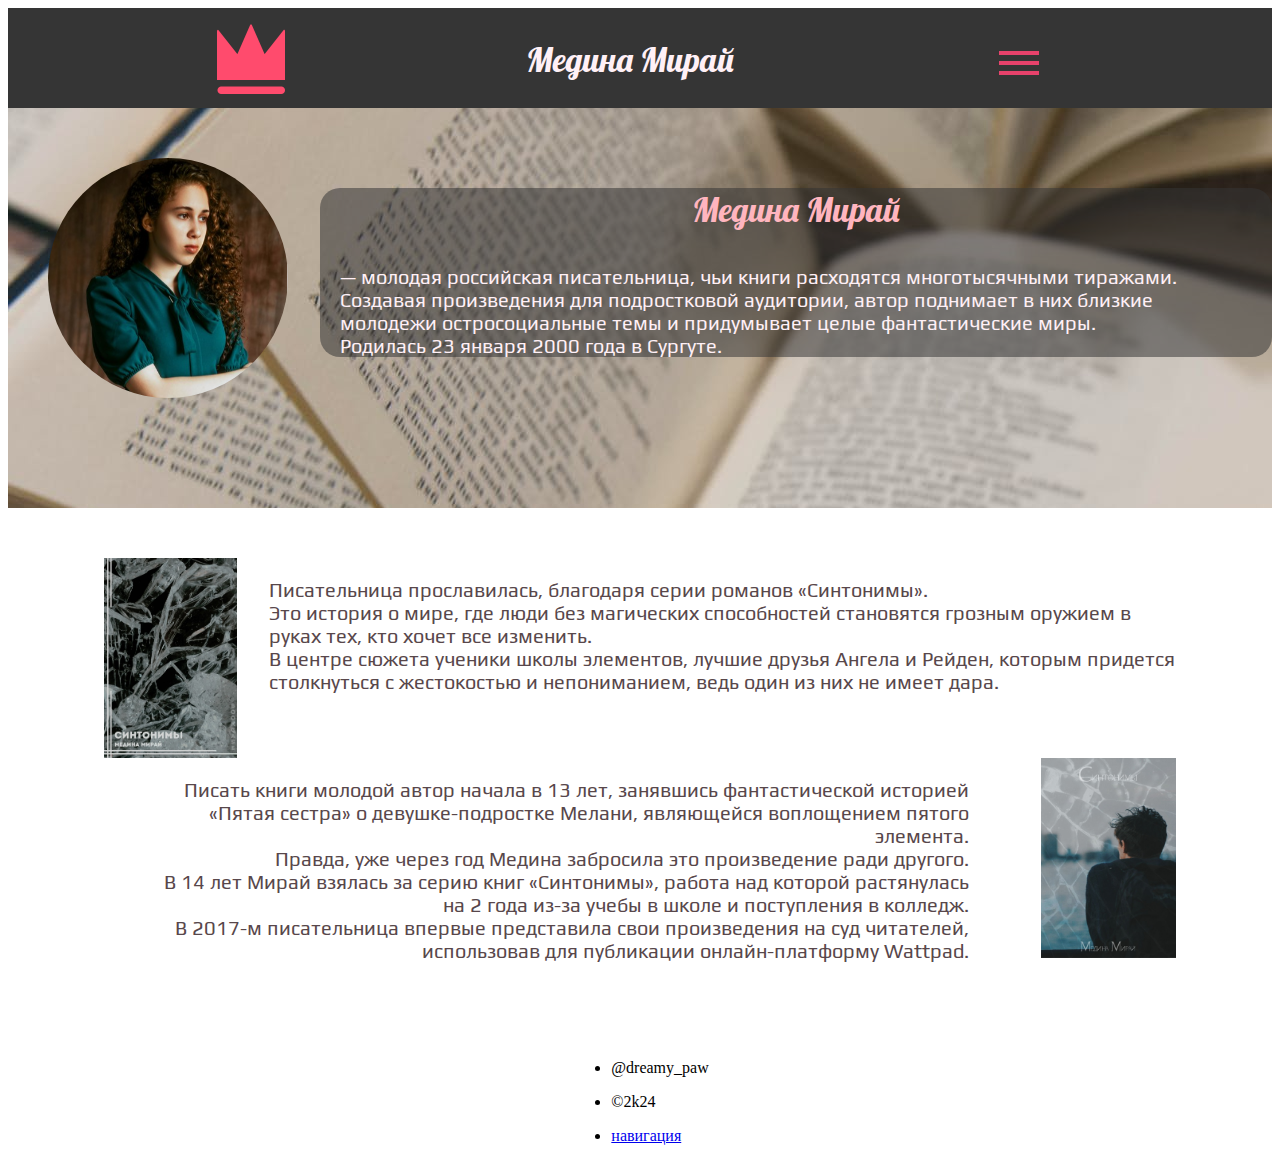
<file: index.html>
<!doctype html>
<html lang="ru">

<head>
  <link rel="preconnect" href="https://fonts.googleapis.com">
  <link rel="preconnect" href="https://fonts.gstatic.com" crossorigin>
  <link href="https://fonts.googleapis.com/css2?family=Lobster&family=Play&display=swap" rel="stylesheet">
  <link href="styles/style.css" rel="stylesheet"/>
  <meta charset="UTF-8" />
  <meta name="viewport" content="width=device-width, initial-scale=1.0" />
  <title>Медина Мирай</title>
</head>
<body>
  <div class="top-background">
    <div id="menu" class="menu container navigation-bot">
      <div>
        <a href="/index.html"><img class="logo" src="/images/logo.png" /></a>
      </div>
        <p class="nav-title">Медина Мирай</p>
  
      <div class="main-nav navigation-mid">
        <ul class="navigation-top">
          <li><a href="/index.html">Автор</a></li>
          <li><a href="/pages/books.html">Книги</a></li>
          <li><a href="#bottom">Ссылки</a></li>
        </ul>
      </div>
        
      <input type="checkbox" id="menu-toggle">
      <label for="menu-toggle" class="burger">
        <span></span>
        <span></span>
        <span></span>
      </label>
      <div class="navigation">
        <ul class="nav-list navigation-top">
          <li><a href="/index.html">Автор</a></li>
          <li><a href="/pages/books.html">Книги</a></li>
          <li><a href="#bottom">Ссылки</a></li>
        </ul>
      </div>
    </div>
  
    <div class="container">
      <div>
        <img class="med-img" src="/images/Medina.png"/>
      </div>
      <div>
        <div class="list-bot med-list">
          <div class="medina-top">
            <p>Медина Мирай</p>
          </div>
          <div class="medina-bot">
            <p>— молодая российская писательница, чьи книги расходятся многотысячными тиражами. 
              Создавая произведения для подростковой аудитории, автор поднимает в них близкие молодежи остросоциальные темы и придумывает целые фантастические миры.<br/>
              Родилась 23 января 2000 года в Сургуте.</p>
          </div>
        </div>
      </div>
    </div>
</div>


  <div class="med-text">
    <div style="margin: 0 6em;">

      <div class="container">
      <img class="medina-img" src="/images/sintonims.png"/>
        <p class="med-bot-text">
          Писательница прославилась, благодаря серии романов «Синтонимы».<br/>
          Это история о мире, где люди без магических способностей становятся грозным оружием в руках тех, кто хочет все изменить.<br/>
          В центре сюжета ученики школы элементов, лучшие друзья Ангела и Рейден, которым придется столкнуться с жестокостью и непониманием, ведь один из них не имеет дара.<br/>
        </p>
      </div>

      <div class="container">
        <p class="med-bot-text" style="padding: 2em; text-align: right; padding-top: 0;">
          Писать книги молодой автор начала в 13 лет, занявшись фантастической историей «Пятая сестра» о девушке-подростке Мелани, являющейся воплощением пятого элемента.<br/>
          Правда, уже через год Медина забросила это произведение ради другого.<br/>

          В 14 лет Мирай взялась за серию книг «Синтонимы», работа над которой растянулась на 2 года из-за учебы в школе и поступления в колледж.<br/>
          В 2017-м писательница впервые представила свои произведения на суд читателей, использовав для публикации онлайн-платформу Wattpad.<br/>
        </p>
        <img class="medina-img" src="/images/sintonim.png"/>
      </div>
    </div>
  </div>

<footer style="margin: 5px;" id="bottom">
  <div class="container">
    <ul>
      <li><p>@dreamy_paw</p></li>
      <li><p>©2k24</p></li>
      <li><a href="#menu">навигация</a></li>
    </ul>
  </div>
</footer>

</body>
</html>
</file>
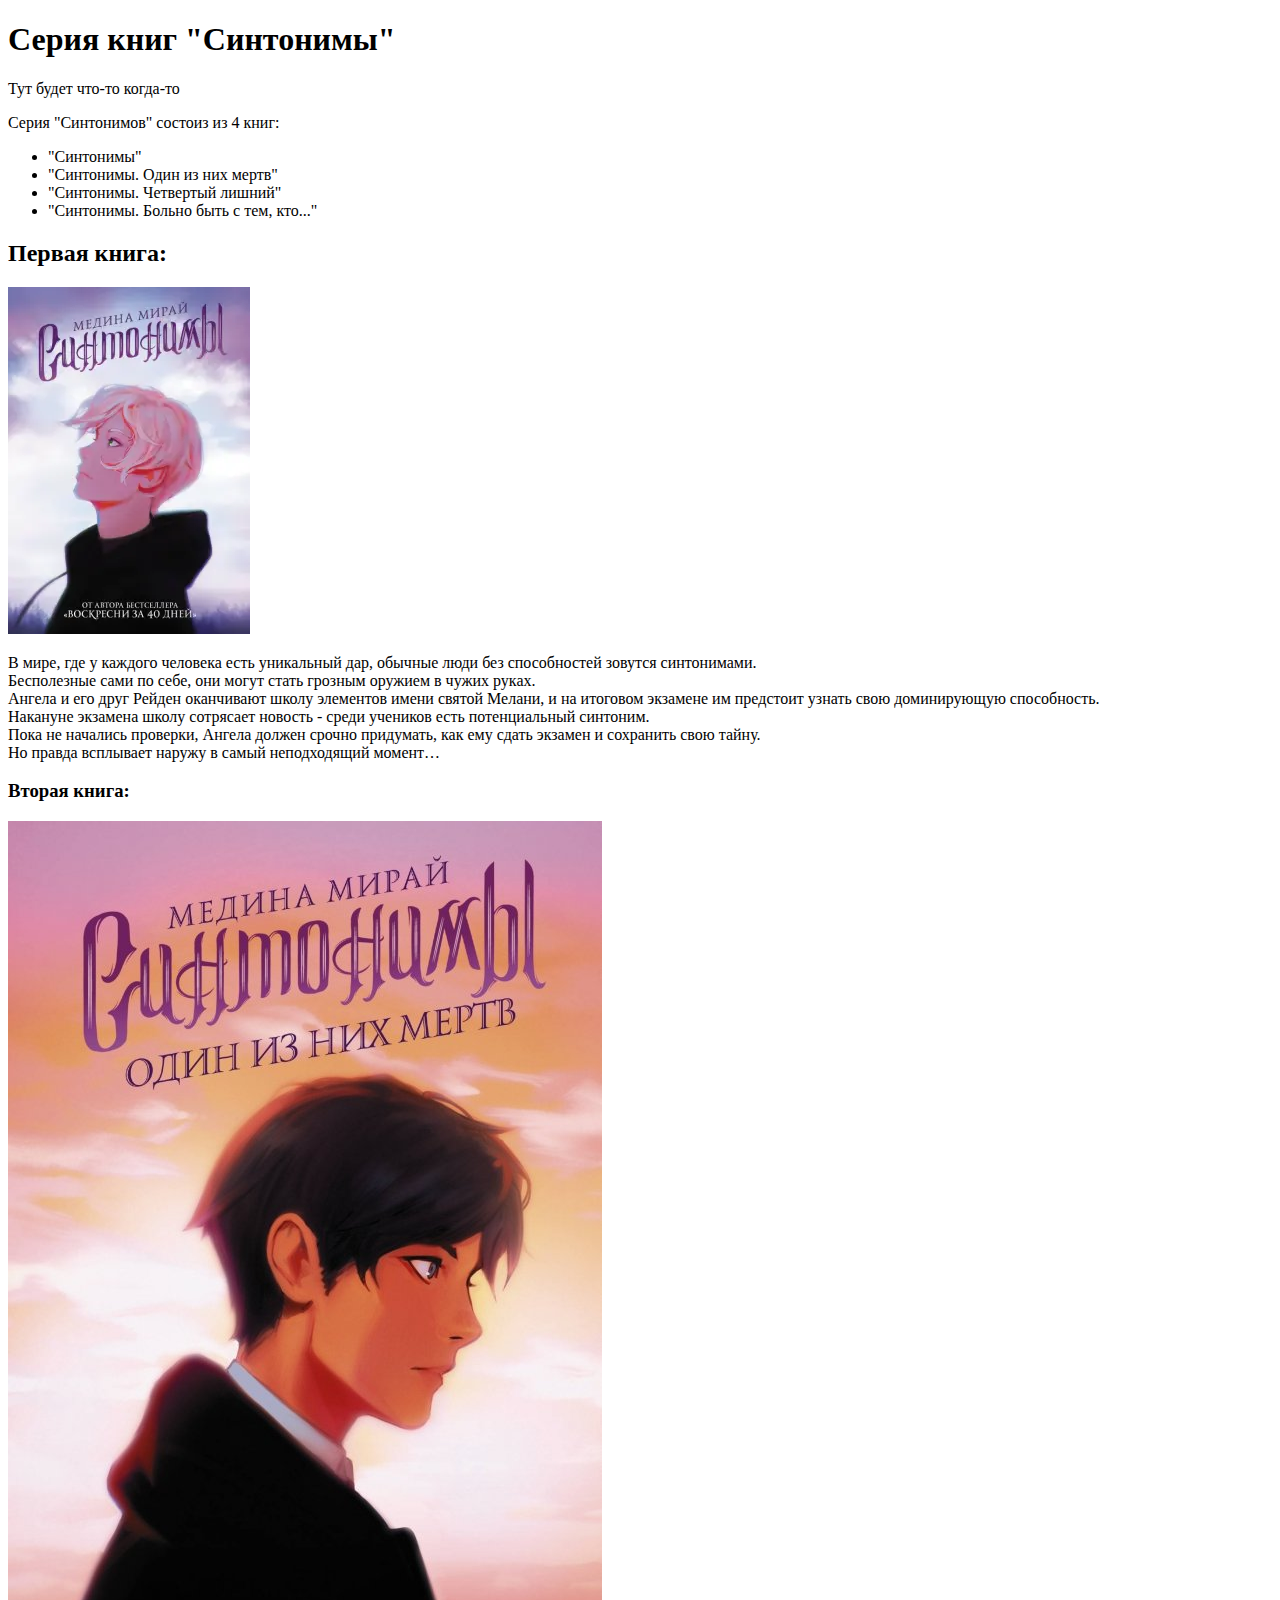
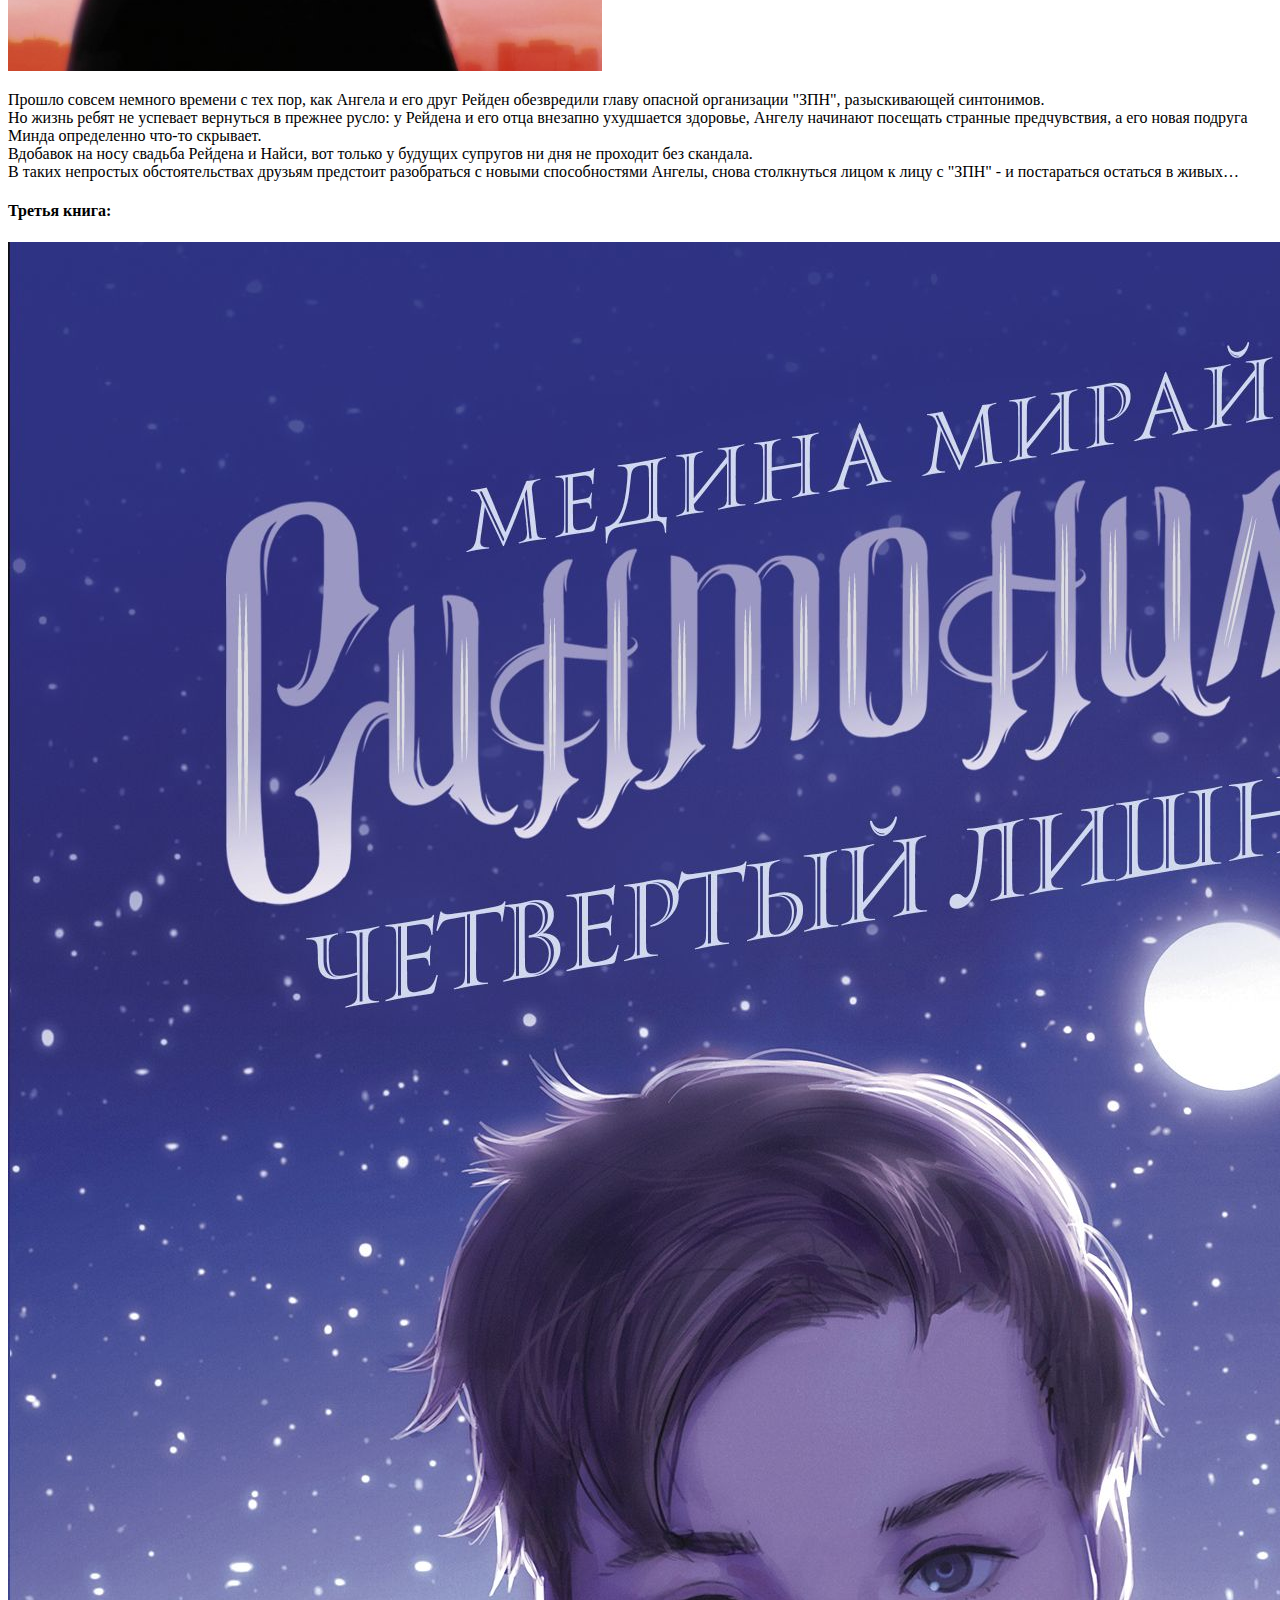
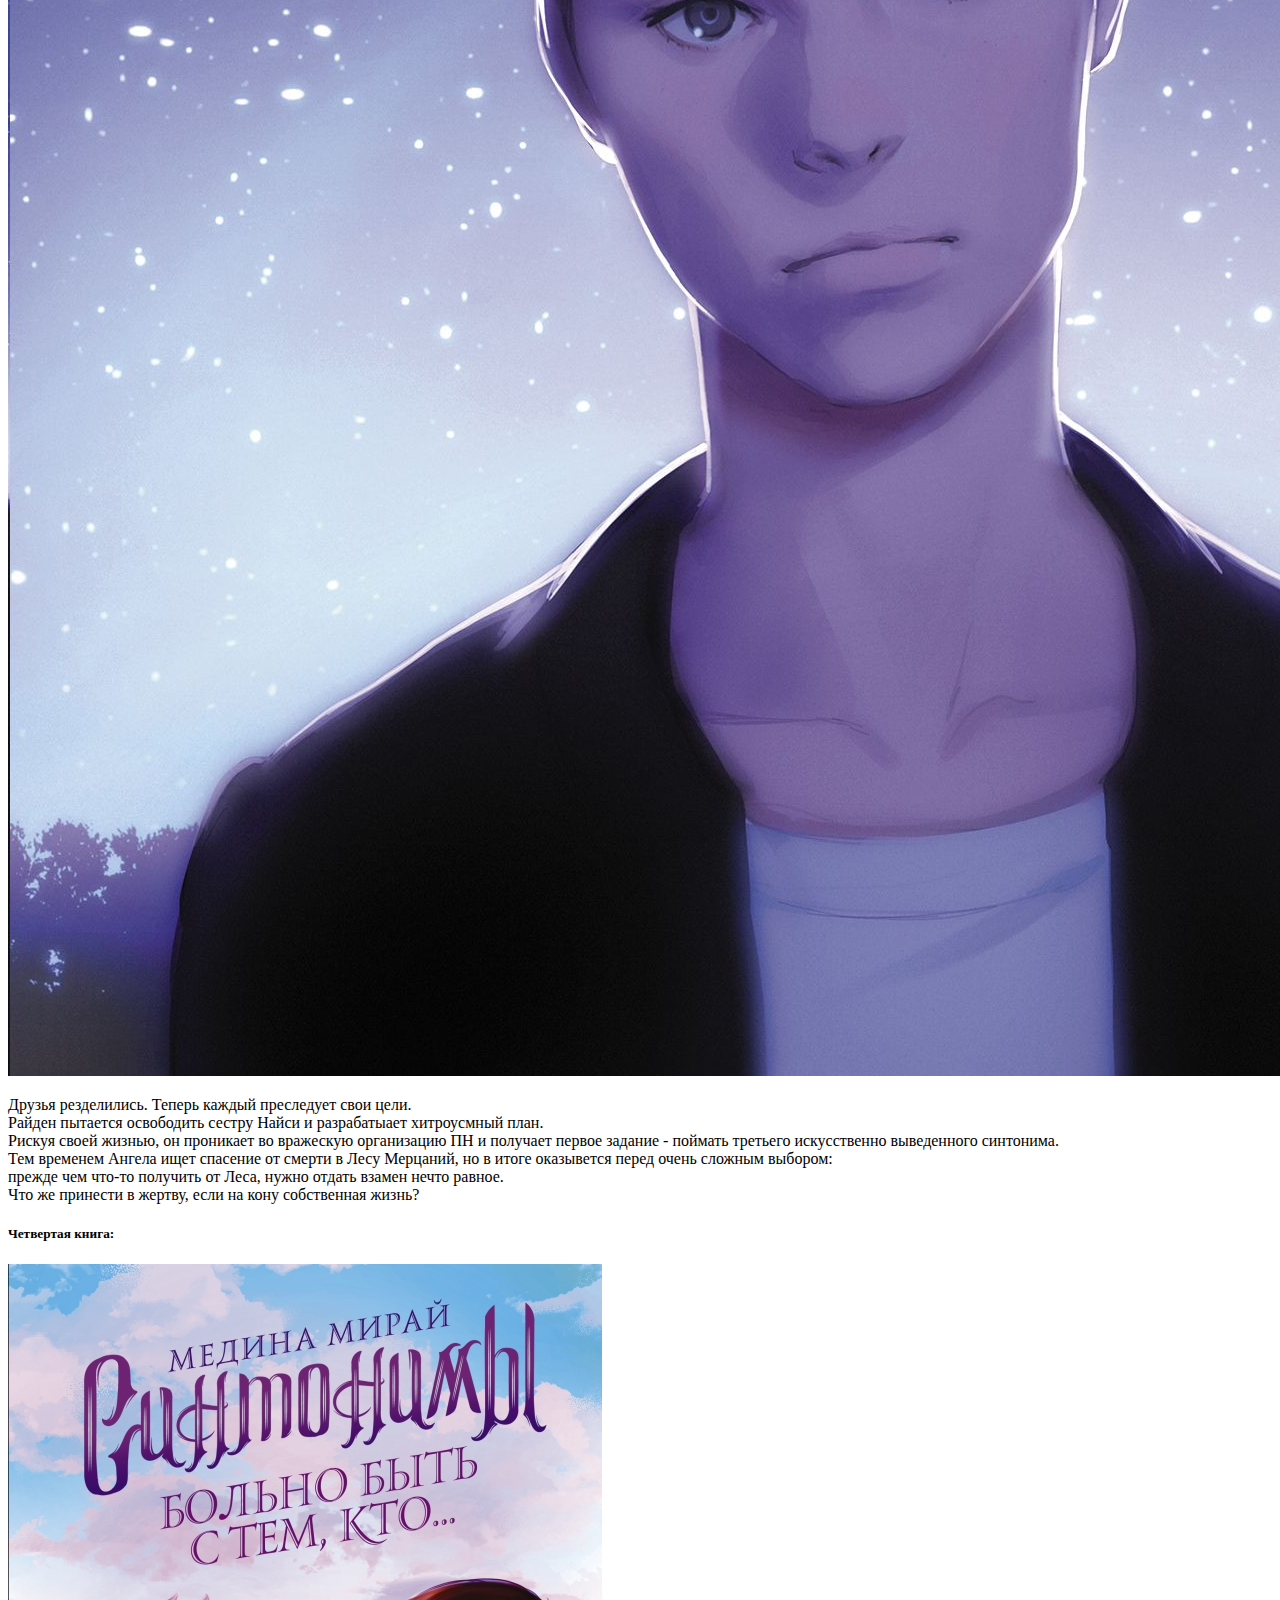
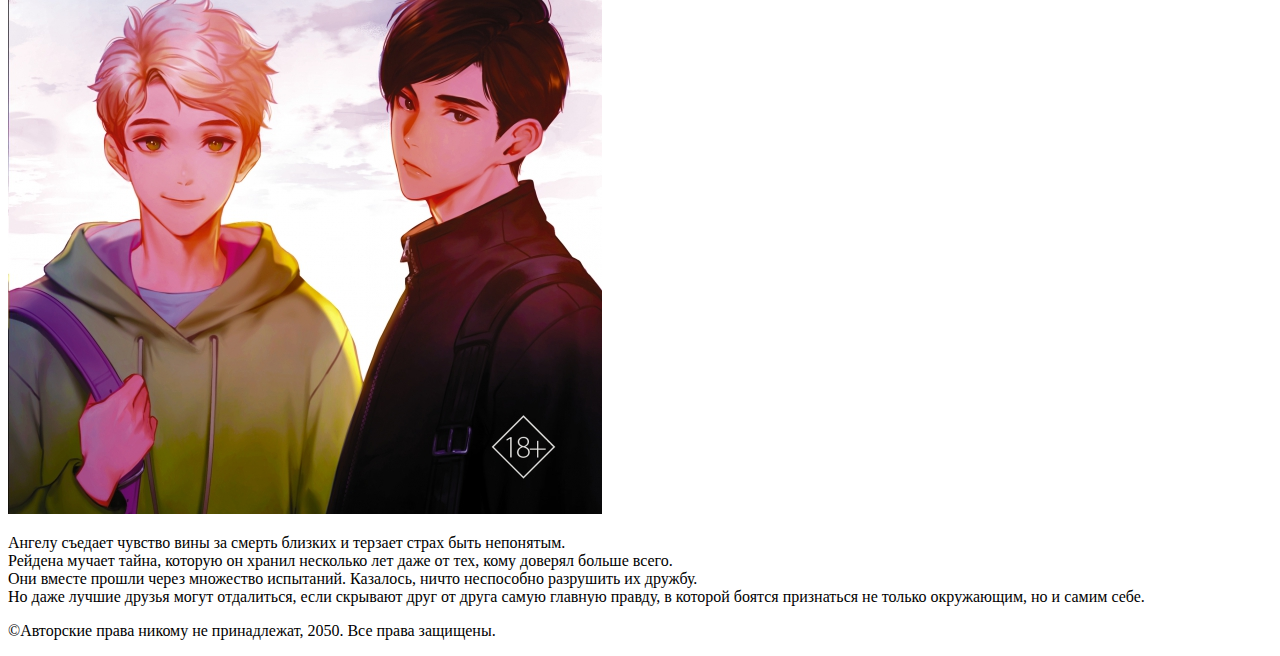
<file: Sint.html>
<!doctype html>
<html lang="ru">

<head>
  <link href="https://fonts.googleapis.com/css2?family=Yanone+Kaffeesatz&display=swap" rel="stylesheet">
  <meta charset="UTF-8" />
  <meta name="viewport" content="width=device-width, initial-scale=1.0" />
  <title>Синтонимы</title>
</head>

<body>
  <h1>Серия книг &quot;Синтонимы&quot;</h1>
<!--<nav>
    <ul>
      <li><a href="#">Домашняя страница</a></li>
      <li><a href="#">Я</a></li>
      <li><a href="#">Проекты</a></li>
      <li><a href="#">Контакты</a></li>
    </ul>

  Форма поиска — это ещё один распространённый нелинейный способ навигации по веб-сайту.

    <form>
      <input type="search" name="q" placeholder="Search query" />
      <input type="submit" value="Go!" />
    </form>
  </nav>-->
  

  <main>
  
  <p>Тут будет что-то когда-то</p>
  
<article>

  <p>Серия &quot;Синтонимов&quot; состоиз из 4 книг:</p>

  <ul>
    <li>&quot;Синтонимы&quot;</li>
    <li>&quot;Синтонимы. Один из них мертв&quot;</li>
    <li>&quot;Синтонимы. Четвертый лишний&quot;</li>
    <li>&quot;Синтонимы. Больно быть с тем, кто...&quot;</li>
  </ul>

  <h2>Первая книга:</h2>
  
  <img src="images/1b.png" alt="Обложка первой книги">

  <p>В мире, где у каждого человека есть уникальный дар, обычные люди без способностей зовутся синтонимами.<br />
    Бесполезные сами по себе, они могут стать грозным оружием в чужих руках.<br />
    Ангела и его друг Рейден оканчивают школу элементов имени святой Мелани, и на итоговом экзамене им предстоит узнать свою доминирующую способность.<br />
    Накануне экзамена школу сотрясает новость - среди учеников есть потенциальный синтоним.<br />
    Пока не начались проверки, Ангела должен срочно придумать, как ему сдать экзамен и сохранить свою тайну.<br />
    Но правда всплывает наружу в самый неподходящий момент…</p>

  <h3>Вторая книга:</h3>

  <img src="images/2b.png" alt="Обложка второй книги"/>

  <p>Прошло совсем немного времени с тех пор, как Ангела и его друг Рейден обезвредили главу опасной организации "ЗПН", разыскивающей синтонимов.<br />
    Но жизнь ребят не успевает вернуться в прежнее русло: у Рейдена и его отца внезапно ухудшается здоровье, Ангелу начинают посещать странные предчувствия, а его новая подруга Минда определенно что-то скрывает.<br/>
    Вдобавок на носу свадьба Рейдена и Найси, вот только у будущих супругов ни дня не проходит без скандала.<br />
    В таких непростых обстоятельствах друзьям предстоит разобраться с новыми способностями Ангелы, снова столкнуться лицом к лицу с "ЗПН" - и постараться остаться в живых…</p>

  <h4>Третья книга:</h4>

  <img src="images/3b.png" alt="Обложка третьей книги"/>

  <p>Друзья резделились.
    Теперь каждый преследует свои цели.<br />
    Райден пытается освободить сестру Найси и разрабатыает хитроусмный план.<br />
    Рискуя своей жизнью, он проникает во вражескую организацию ПН и получает первое задание - поймать третьего искусственно выведенного синтонима.<br />
    Тем временем Ангела ищет спасение от смерти в Лесу Мерцаний, но в итоге оказывется перед очень сложным выбором:<br />
    прежде чем что-то получить от Леса, нужно отдать взамен нечто равное.<br />
    Что же принести в жертву, если на кону собственная жизнь?  </p>

  <h5>Четвертая книга:</h5>

  <img src="images/4b.png" alt="Обложка четвертой книги"/>

  <p>Ангелу съедает чувство вины за смерть близких и терзает страх быть непонятым.<br />
    Рейдена мучает тайна, которую он хранил несколько лет даже от тех, кому доверял больше всего.<br />
    Они вместе прошли через множество испытаний. Казалось, ничто неспособно разрушить их дружбу.<br />
    Но даже лучшие друзья могут отдалиться, если скрывают друг от друга самую главную правду, в которой боятся признаться не только окружающим, но и самим себе.</p>
</article>

<!-- <aside>
  <h2>Связанные темы</h2>

  <ul>
    <li><a href="#">Мне нравится стоять рядом с берегом моря</a></li>
    <li><a href="#">>Мне нравится стоять рядом с морем</a></li>
    <li><a href="#">Даже на севере Англии</a></li>
    <li><a href="#">Здесь не перестаёт дождь</a></li>
    <li><a href="#">Лаааадно...</a></li>
  </ul>
</aside> -->

  </main>
  <footer>
    <p>©Авторские права никому не принадлежат, 2050. Все права защищены.</p>
  </footer>
</body>
</html>
</file>
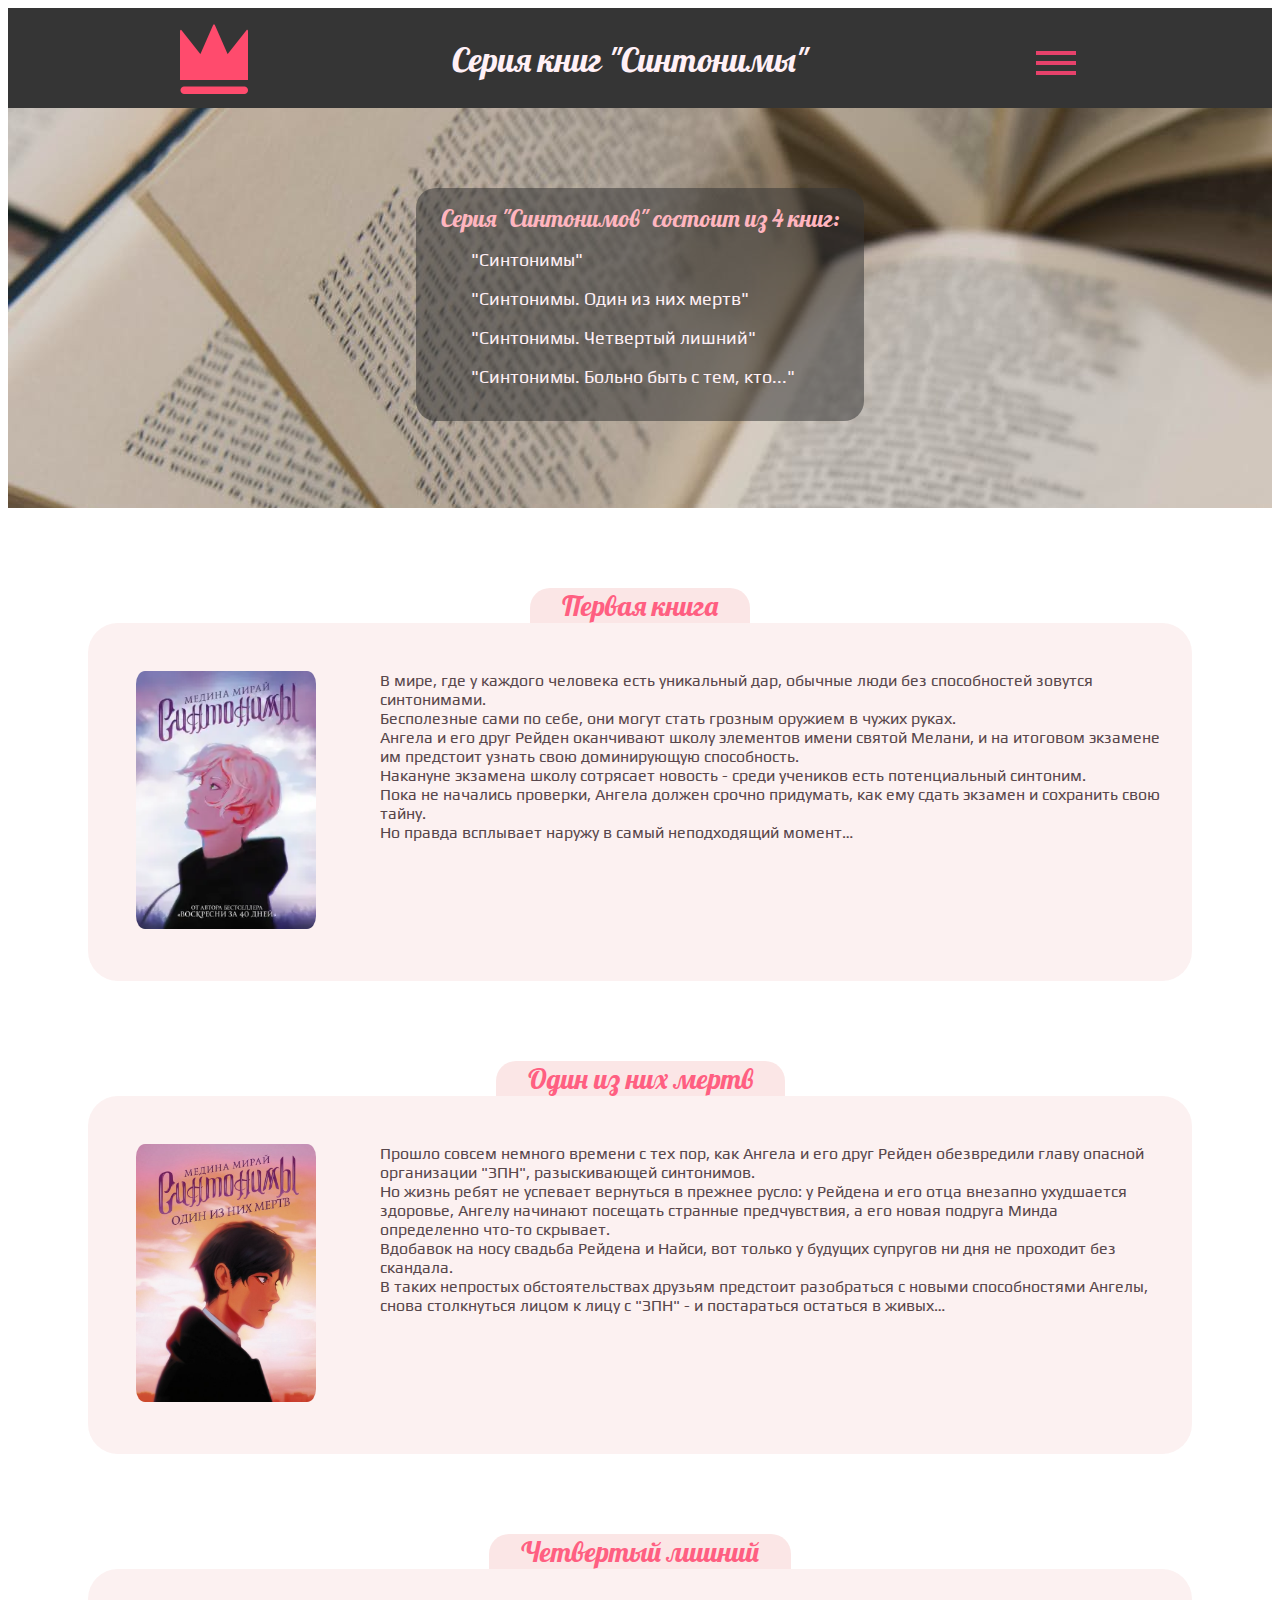
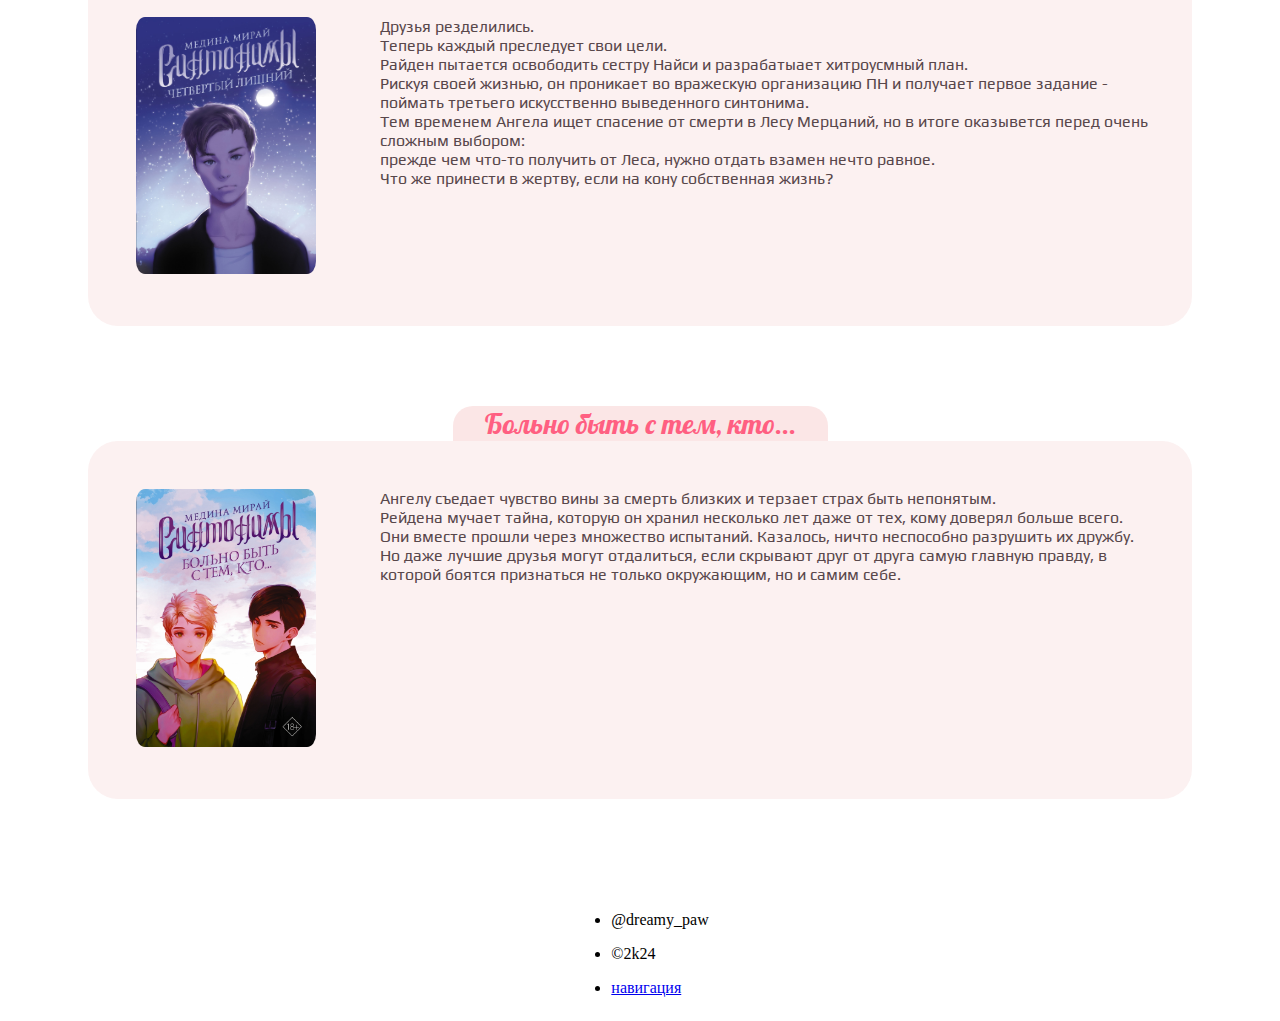
<file: pages/books.html>
<!doctype html>
<html lang="ru">

<head>
  <link rel="preconnect" href="https://fonts.googleapis.com">
  <link rel="preconnect" href="https://fonts.gstatic.com" crossorigin>
  <link href="https://fonts.googleapis.com/css2?family=Lobster&family=Play&display=swap" rel="stylesheet">
  <link href="../styles/style.css" rel="stylesheet"/>
  <meta charset="UTF-8" />
  <meta name="viewport"/>
  <title>Синтонимы</title>
</head>

<body>
<main>

<div class="top-background">
  <div id="menu" class="menu container navigation-bot">
    <div>
      <a href="/index.html"><img class="logo" src="/images/logo.png" /></a>
    </div>
      <p class="nav-title">Серия книг "Синтонимы"</p>

    <div class="main-nav navigation-mid">
      <ul class="navigation-top">
        <li><a href="/index.html">Автор</a></li>
        <li><a href="/pages/books.html">Книги</a></li>
        <li><a href="#bottom">Ссылки</a></li>
      </ul>
    </div>
      
    <input type="checkbox" id="menu-toggle">
    <label for="menu-toggle" class="burger">
      <span></span>
      <span></span>
      <span></span>
    </label>
    <div class="navigation">
      <ul class="nav-list navigation-top">
        <li><a href="/index.html">Автор</a></li>
        <li><a href="/pages/books.html">Книги</a></li>
        <li><a href="#bottom">Ссылки</a></li>
      </ul>
    </div>
  </div>


  <div class="list-m">
    <div class="container" style="height: auto; width: 100%;">
      <div class="list-bot" style="width: auto;">
        <div class="list-mid">
          <p>Серия "Синтонимов" состоит из 4 книг:</p>
        </div>
        <div style=" margin: 15px;">
          <ul class="list-top">
            <li><a href="#first-book">"Синтонимы"</a></li><br/>
            <li><a href="#second-book">"Синтонимы. Один из них мертв"</a></li><br/>
            <li><a href="#third-book">"Синтонимы. Четвертый лишний"</a></li><br/>
            <li><a href="#fourth-book">"Синтонимы. Больно быть с тем, кто..."</a></li><br/>
          </ul>
        </div>
      </div>
    </div>
  </div>
</div>


<div style="margin: 5em;">
  <div id="first-book" class="container" style="height:auto; width: 100%;">
    <div style="width:auto;">
      <div class="main-top">
        <p class="main-top-text">Первая книга</p>
      </div>
      <div>
        <div class="container main-mid">
          <div style="margin: 3em; margin-right: 0;">
            <img class="main-img" src="../images/1b.png" alt="Обложка первой книги">
          </div>
          <div class="main-bot-text" style="margin: 2em;">
            <p>В мире, где у каждого человека есть уникальный дар, обычные люди без способностей зовутся синтонимами.<br />
          Бесполезные сами по себе, они могут стать грозным оружием в чужих руках.<br />
          Ангела и его друг Рейден оканчивают школу элементов имени святой Мелани, и на итоговом экзамене им предстоит узнать свою доминирующую способность.<br />
          Накануне экзамена школу сотрясает новость - среди учеников есть потенциальный синтоним.<br />
          Пока не начались проверки, Ангела должен срочно придумать, как ему сдать экзамен и сохранить свою тайну.<br />
          Но правда всплывает наружу в самый неподходящий момент…</p>
          </div>
        </div>
      </div>
    </div>
  </div>
</div>

<div style="margin: 5em;">
  <div id="second-book" class="container" style="height:auto; width: 100%;">
    <div style="width:auto;">
      <div class="main-top">
        <p class="main-top-text">Один из них мертв</p>
      </div>
      <div class="container main-mid">
        <div style="margin: 3em; margin-right: 0;">
          <img class="main-img" src="../images/2b.png" alt="Обложка второй книги">
        </div>
        <div style="margin: 2em;">
          <p class="main-bot-text">Прошло совсем немного времени с тех пор, как Ангела и его друг Рейден обезвредили главу опасной организации "ЗПН", разыскивающей синтонимов.<br/>
            Но жизнь ребят не успевает вернуться в прежнее русло: у Рейдена и его отца внезапно ухудшается здоровье, Ангелу начинают посещать странные предчувствия, 
            а его новая подруга Минда определенно что-то скрывает.<br/>
            Вдобавок на носу свадьба Рейдена и Найси, вот только у будущих супругов ни дня не проходит без скандала.<br/>
            В таких непростых обстоятельствах друзьям предстоит разобраться с новыми способностями Ангелы, снова столкнуться лицом к лицу с "ЗПН" - и постараться остаться в живых…</p>
        </div>
      </div>
    </div>
  </div>
</div>

<div style="margin: 5em;">
  <div id="third-book" class="container" style="height:auto; width: 100%;">
    <div style="width:auto;">
      <div class="main-top">
        <p class="main-top-text">Четвертый лишний</p>
      </div>
      <div class="container main-mid">
        <div style="margin: 3em; margin-right: 0;">
          <img class="main-img" src="../images/3b.png" alt="Обложка третьей книги">
        </div>
        <div style="margin: 2em;">
          <p class="main-bot-text">Друзья резделились.<br/>
            Теперь каждый преследует свои цели.<br />
            Райден пытается освободить сестру Найси и разрабатыает хитроусмный план.<br />
            Рискуя своей жизнью, он проникает во вражескую организацию ПН и получает первое задание - поймать третьего искусственно выведенного синтонима.<br />
            Тем временем Ангела ищет спасение от смерти в Лесу Мерцаний, но в итоге оказывется перед очень сложным выбором:<br />
            прежде чем что-то получить от Леса, нужно отдать взамен нечто равное.<br />
            Что же принести в жертву, если на кону собственная жизнь?</p>
        </div>
      </div>
    </div>
  </div>
</div>

<div style="margin: 5em;">
  <div id="fourth-book" class="container" style="height:auto; width: 100%;">
    <div style="width: auto;">
      <div class="main-top">
        <p class="main-top-text">Больно быть с тем, кто...</p>
      </div>
      <div class="container main-mid">
        <div style="margin: 3em; margin-right: 0;">
          <img class="main-img" src="../images/4b.png" alt="Обложка третьей книги">
        </div>
        <div style="margin: 2em;">
          <p class="main-bot-text">Ангелу съедает чувство вины за смерть близких и терзает страх быть непонятым.<br />
            Рейдена мучает тайна, которую он хранил несколько лет даже от тех, кому доверял больше всего.<br />
            Они вместе прошли через множество испытаний. Казалось, ничто неспособно разрушить их дружбу.<br />
            Но даже лучшие друзья могут отдалиться, если скрывают друг от друга самую главную правду, в которой боятся признаться не только окружающим, но и самим себе.</p>
        </div>
      </div>
    </div>
  </div>
</div>

<footer style="margin: 5px;" id="bottom">
  <div class="container">
    <ul>
      <li><p>@dreamy_paw</p></li>
      <li><p>©2k24</p></li>
      <li><a href="#menu">навигация</a></li>
    </ul>
  </div>
</footer>

</main>
</body>
</html>
</file>
<file: styles/style.css>
/* Контейнер для навигации */
.container {
  display: flex; /* Используем flexbox для расположения элементов */
  flex-direction: row; /* Горизонтальное расположение */
  justify-content: space-evenly; /* Равномерное распределение пространства между элементами */
  align-items: stretch; /* Элементы растягиваются по высоте */
  gap: 2em; /* Промежуток между элементами */
  flex-basis: auto; /* Автоматическое значение базового размера */
}

/* Фоновое изображение для верхней части */
.top-background {
  background-image: url(/images/book_background.png); /* Указываем изображение фона */
  height: 650px; /* Высота фона */
}

/* Логотип */
.logo {
  width: 100px; /* Ширина логотипа */
  margin-top: 14px; /* Отступ сверху */
}

/* Стили для заголовка в навигационном меню */
.nav-title {
  color: rgb(255, 240, 246); /* Цвет текста */
  font-family: 'Lobster', sans-serif; /* Шрифт */
  font-size: 34px; /* Размер шрифта */
  height: 34px;
  margin-top: 45px;
  margin-bottom: 0px;
}

/* Стили для ссылок в навигационном меню */
.navigation-top{
  margin-top: 45px;
}
.navigation-top a {
  color: rgb(255, 240, 246); /* Цвет текста */
  font-family: 'Lobster', sans-serif; /* Шрифт */
  font-size: 34px; /* Размер шрифта */
  text-decoration: none; /* Убираем подчеркивание */
}
.navigation-top p{
  color: rgb(255, 240, 246); /* Цвет текста */
  font-family: 'Lobster', sans-serif; /* Шрифт */
  font-size: 34px; /* Размер шрифта */
}

/* Стили для навигационного меню */
.navigation-mid li {
  display: inline-block; /* Отображение элементов списка в строку */
  margin-right: 2em; /* Отступ между элементами списка */
}

/* Нижняя навигация */
.navigation-bot {
  background-color: #353535; /* Цвет фона */
  height: 130px; /* Высота навигации */
}



:root {
  --burger-width: 40px; /* Ширина бургер-меню */
  --burger-height: 50px; /* Высота бургер-меню */
  --line-height: 4px; /* Высота линий бургер-меню */
  --nav-background: #f4f4f4; /* Фоновый цвет навигации */
  --line-color: #e6426b; /* Цвет линий бургер-меню */
  --nav-transition-duration: 0.2s; /* Длительность анимации */
  --nav-z-index: 1000; /* Z-индекс для навигации */
}

.menu {
  position: relative;
}
#menu-toggle {
  display: none; /* Скрыть чекбокс */
}
.burger {
  display: flex;
  flex-direction: column;
  cursor: pointer;
  width: var(--burger-width);
  height: var(--burger-height);
  margin: 40px;
}
.burger span {
  background: var(--line-color);
  height: var(--line-height);
  margin: 3px 0;
  transition: all var(--nav-transition-duration) ease;
}
.navigation {
  display: flex;
  position: absolute;
  background: var(--nav-background);
  top: 100px; /* Расположение меню под бургером */
  width: 180px;
  left: 50;
  right: 20px;
  z-index: var(--nav-z-index); /* Убедитесь, что навигация поверх других элементов */
}

#menu-toggle:checked + .burger span:nth-child(1) {
  transform: rotate(45deg);
  margin: 0; /* Убираем отступ */
}
#menu-toggle:checked + .burger span:nth-child(2) {
  transform: rotate(-45deg);
  margin: 0; /* Убираем отступ */
}
#menu-toggle:checked + .burger span:nth-child(3) {
  opacity: 0; /* Скрываем нижнюю линию */
}


#menu-toggle:checked ~ .navigation {
  display: block; /* Показываем навигацию при активном бургер-меню */
}


.nav-list {
  text-align: center;
  list-style: none;
  padding: 0; /* Убираем отступы по умолчанию */
  margin: 0; /* Убираем маргины по умолчанию */
}
.nav-list li {
  padding: var(--nav-item-padding);
  border-bottom: 1px solid var(--nav-border-color);
}
.nav-list a {
  text-decoration: none;
  color: var(--line-color);
  display: block; /* Делаем ссылки блочными для удобства нажатия */
}


.list-m{
  margin: 120px 0;
}
.list-top{
  li{
    list-style-type: none;
  }
  a{
  font-family: 'Play';
  font-size: 20px;
  text-decoration: none;
  color: rgb(255, 240, 246);
  }
}
.list-mid{
  margin: 0px 10px;
  p{
    font-family: 'Lobster';
    font-size: 34px;
    margin: 15px;
    color: rgb(255, 181, 191);
  }
}
.list-bot{
  background-color: #35353588;
  border-radius: 20px;
}


.medina-top{
  font-family: 'Lobster';
  font-size: 40px;
  color: rgb(255, 181, 191);
  text-align: center;
}
.medina-bot{
  font-family: 'Play';
  font-size: 20px;
  text-decoration: none;
  color: rgb(255, 240, 246);
  margin: 20px;
}
.medina-img{
  height: 200px;
}
.med-img{
  border-radius: 80%;
  width: 300px;
  margin-left: 40px;
  margin-top: 50px;
}
.med-top-text{
  font-family: 'Lobster';
  font-size: 40px;
  margin: 0;
  text-align: center;
  color: #ff5f81;
}
.med-bot-text{
  font-family: 'Play';
  font-size: 20px;
  color:#58474b;
}
.med-list{
  margin-top: 100px;
}
.med-text{
  margin-top: 50px;
}


.main-top{
  background-color: rgba(243, 178, 178, 0.329);
  margin: 0 auto;
  width: fit-content;
  border-radius: 20px 20px 0 0;
  padding-left: 2em;
  padding-right: 2em;
}
.main-mid{
  background-color: rgba(243, 204, 204, 0.281);
  border-radius: 30px;
}

.main-top-text{
  font-family: 'Lobster';
  font-size: 40px;
  margin: 0;
  text-align: center;
  color: #ff5f81;
}
.main-bot-text{
  font-family: 'Play';
  font-size: 20px;
  color:#58474b;
}
.main-img{
  width: 180px;
  border-radius: 5%;
}

@media only screen and (max-width : 3840px){
  .navigation {
    display: none; /* Скрыть навигацию по умолчанию */
  }
  #menu-toggle:checked ~ .navigation {
  display: block; /* Показываем навигацию при активном бургер-меню */
  }
  .burger{
    display: none;
  }
  .main-nav{
    display: inline;
  }
}
@media only screen and (max-width : 2560px){

}
@media only screen and (max-width : 1920px) {

}
@media only screen and (max-width : 1680px) {

}
@media only screen and (max-width : 1366px) {

}
@media only screen and (max-width : 1280px) and (orientation: landscape) {
  .top-background{
    height: 500px;
  }
  .navigation-top{
    font-size: 24px;
  }
  .navigation-bot{
    height: 100px;
  }
  .nav-title{
    height: 24px;
    margin-top: 30px;
  }

  .medina-top{
    font-size: 34px;
  }
  .medina-bot{
    font: 18px;
  }
  .med-img{
    width: 240px;
  }
  .med-list{
    margin-top: 80px;
  }

  .logo{
    margin-top: 0;
  }

  .list-m{
    margin: 80px 0;
  }
  .list-top{
    a{
    font-size: 18px;
    }
  }
  .list-mid{
    p{
      font-size: 24px;
    }
  }

  .main-top-text{
    font-size: 28px;
  }
  .main-bot-text{
    font-size: 16px;
  }

  .burger{
    display: flex;
  }
  .main-nav{
    display: none;
  }
}
@media only screen and (max-width : 1024px) and (orientation: landscape) {
  .med-list{
    margin-top: 65px;
  }
  .navigation-top{
    font-size: 40px;
  }
}
@media only screen and (max-width : 1024px) and (orientation: portrait) {
  .logo{
    width: 70px;
  }

  .navigation-bot{
    height: 100px;
  }
  .main-bot-text{
    font-size: 10px;
  }
  .main-img{
    width: 200px;
    border-radius: 10px;
  }
  .burger{
    display: flex;
  }
  .navigation {
    display: none; /* Скрыть навигацию по умолчанию */
  }
  #menu-toggle:checked ~ .navigation {
  display: block; /* Показываем навигацию при активном бургер-меню */
  }
}
@media only screen and (max-width : 800px) and (orientation: landscape) {
  .medina-bot{
    font-size: 16px;
  }
  .med-bot-text{
    font-size: 16px;
  }
}
@media only screen and (max-width : 768px)  {

}
@media only screen and (max-width: 600px) {

}
@media only screen and (max-width : 533px)  {

}
@media only screen and (max-width : 360px)  {

}
@media only screen and (max-width : 320px)  {

}
@media only screen and (max-width : 240px)  {

}
@media only screen and (max-width : 176px)  {

}
</file>
